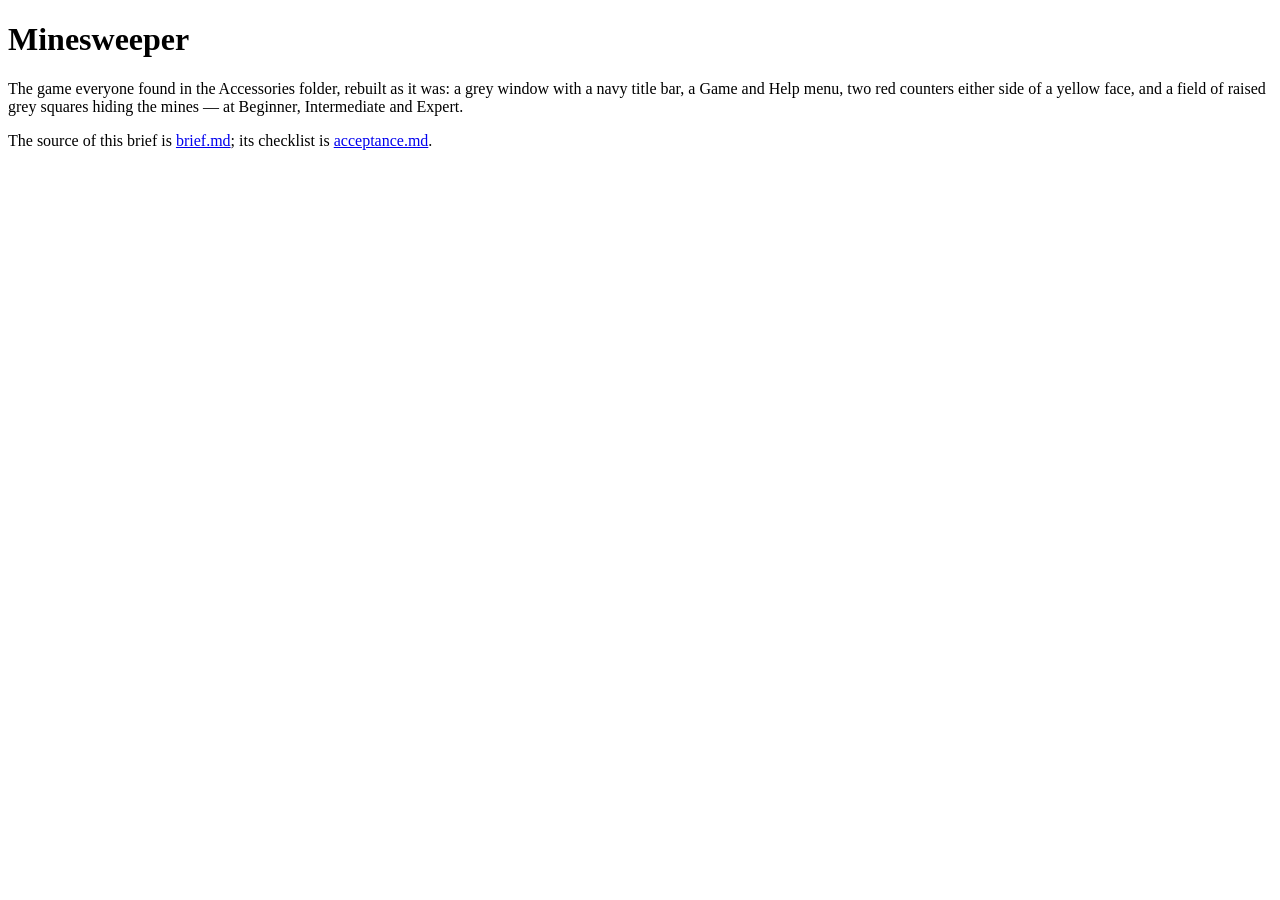
<file: brief.html>
<!doctype html>
<html lang="en">
<head>
<meta charset="utf-8">
<meta name="viewport" content="width=device-width, initial-scale=1">
<title>Minesweeper — brief</title>
</head>
<body>
<h1>Minesweeper</h1>
<p>The game everyone found in the Accessories folder, rebuilt as it was: a grey window with a navy title bar, a Game and Help menu, two red counters either side of a yellow face, and a field of raised grey squares hiding the mines — at Beginner, Intermediate and Expert.</p>
<p>The source of this brief is <a href="brief.md">brief.md</a>; its checklist is <a href="acceptance.md">acceptance.md</a>.</p>
</body>
</html>
</file>
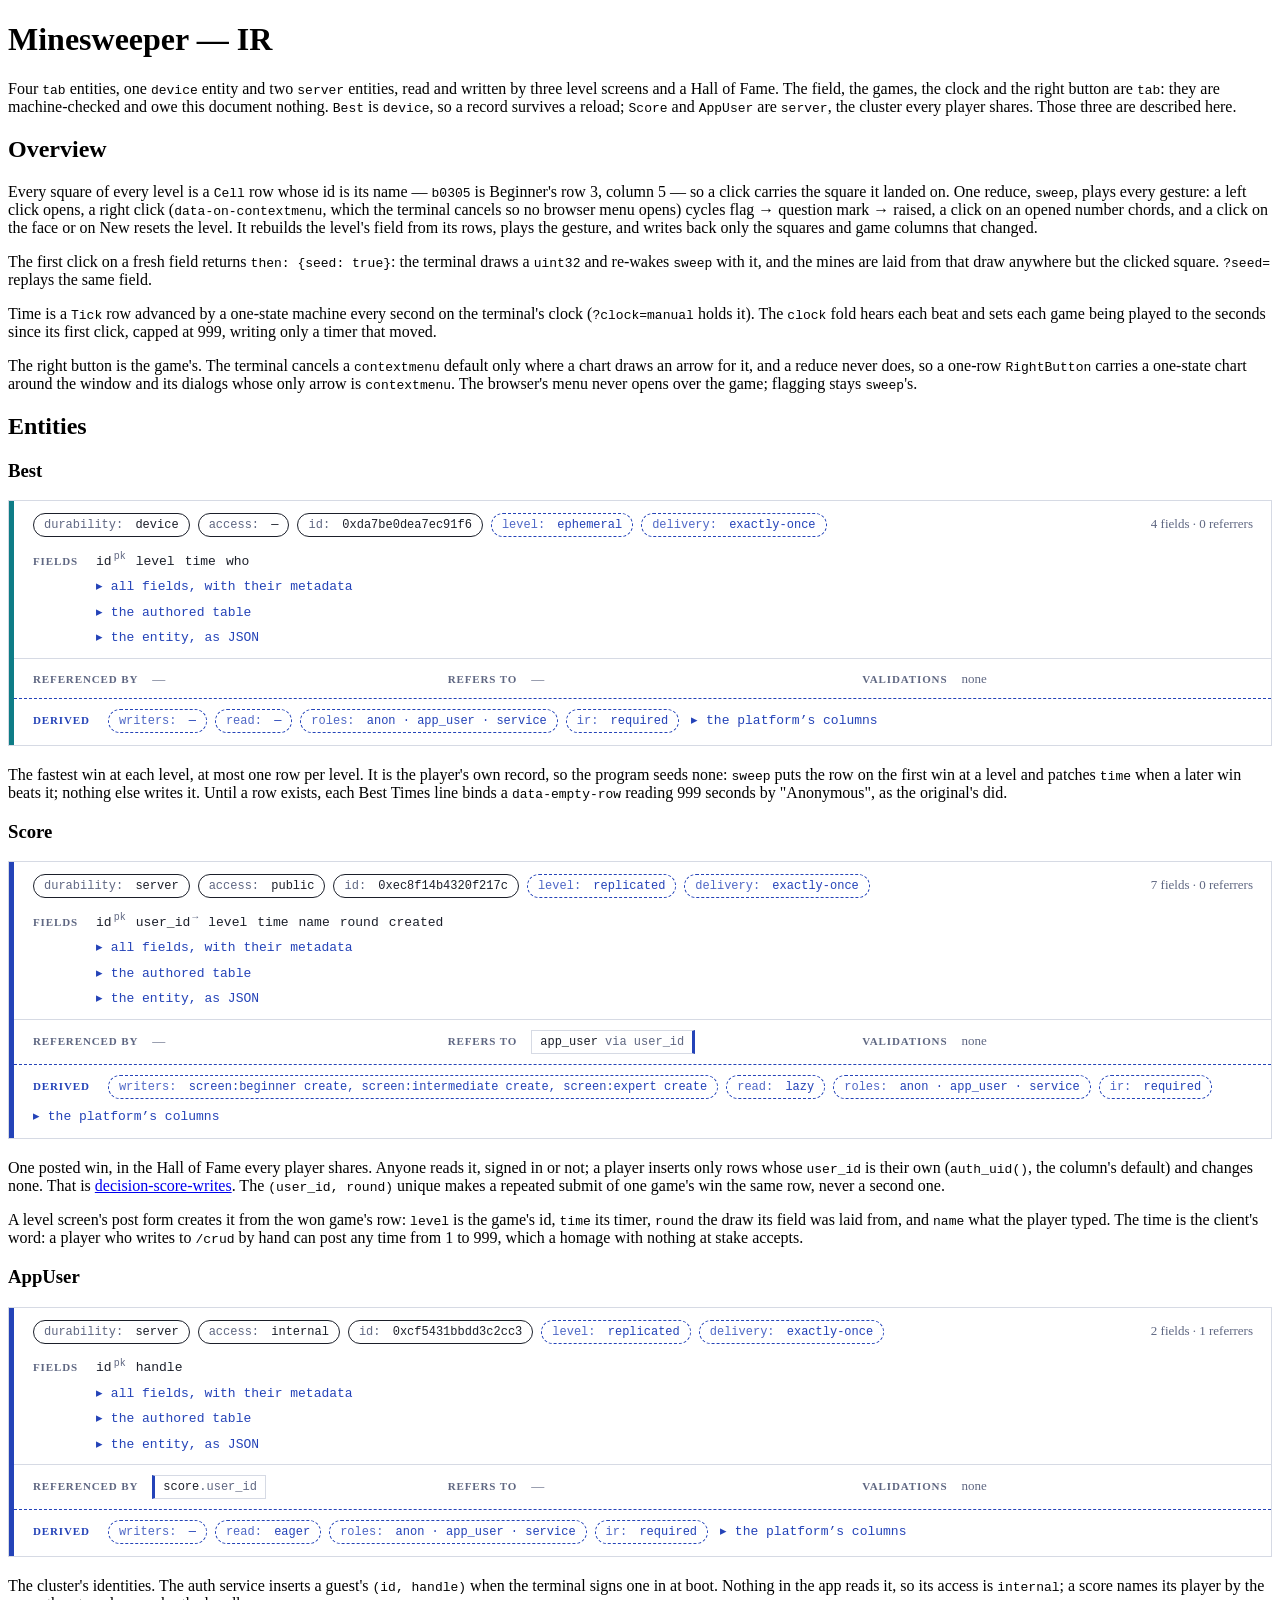
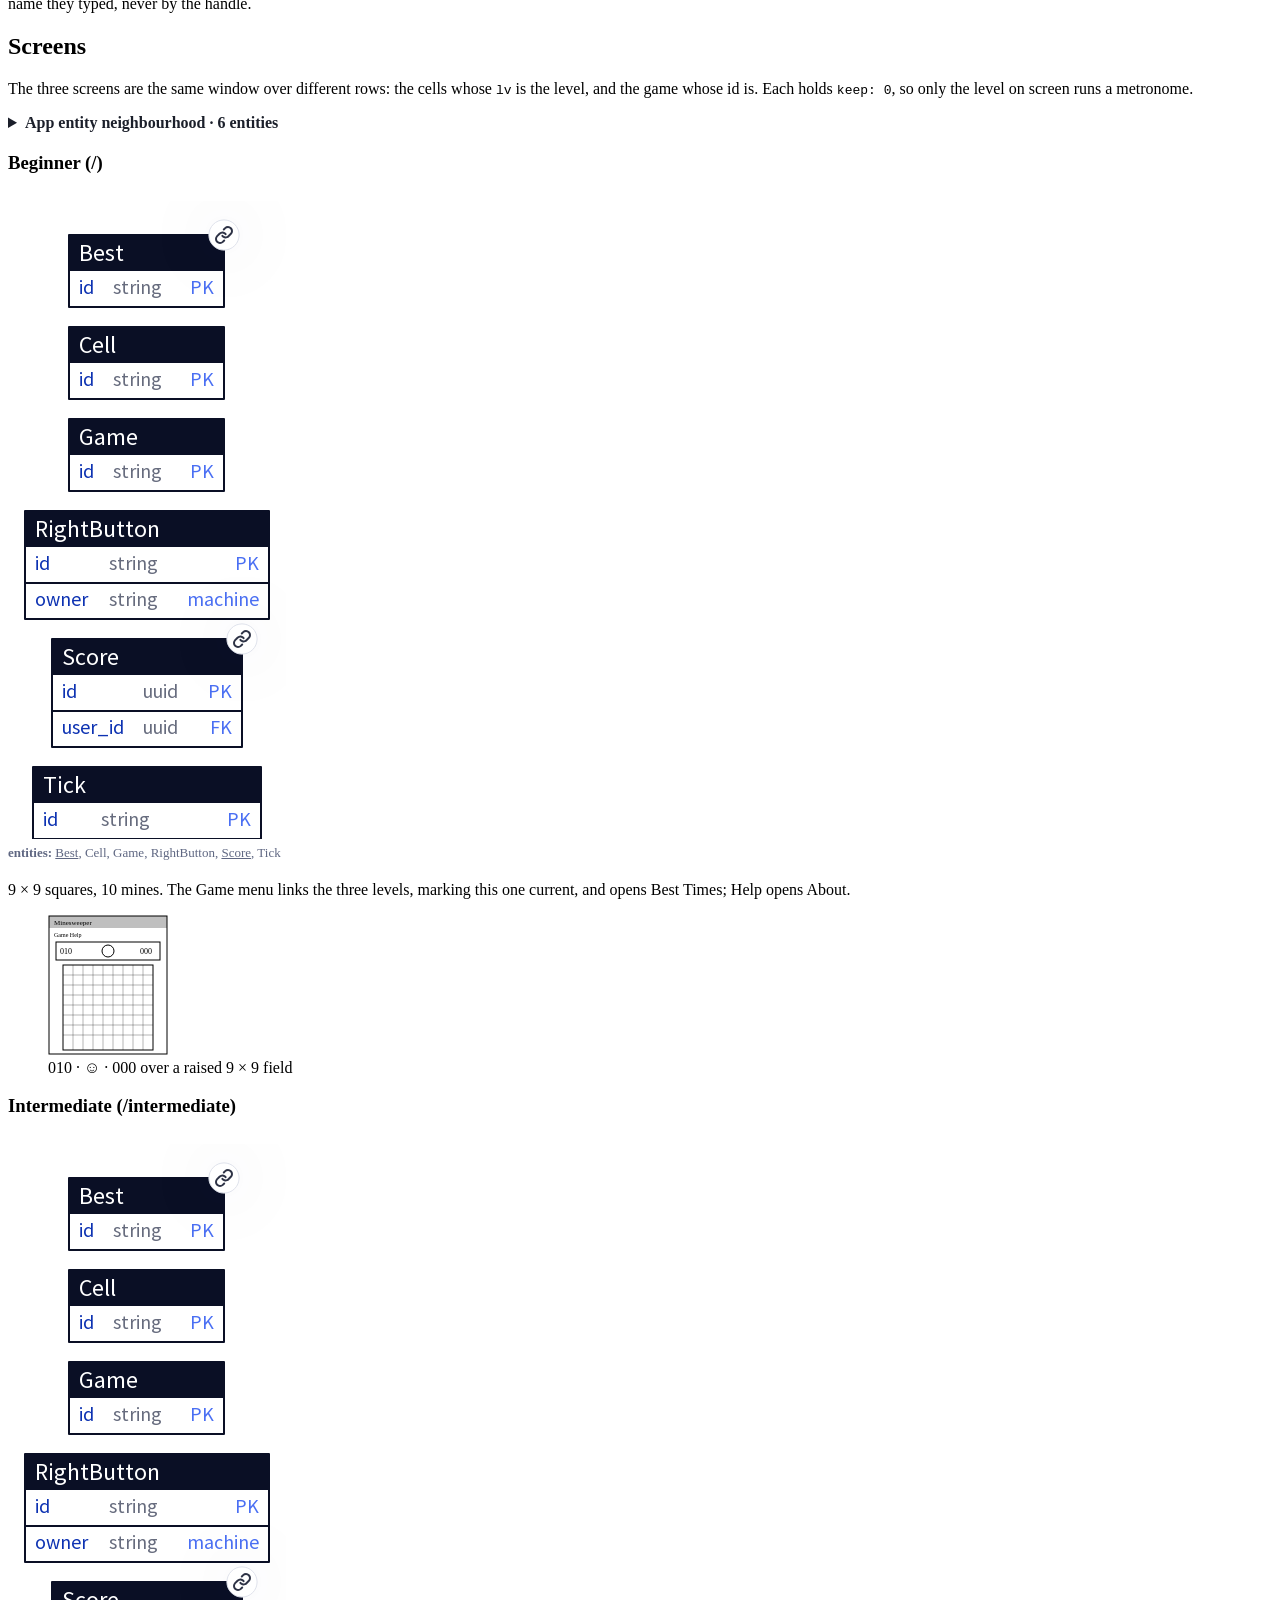
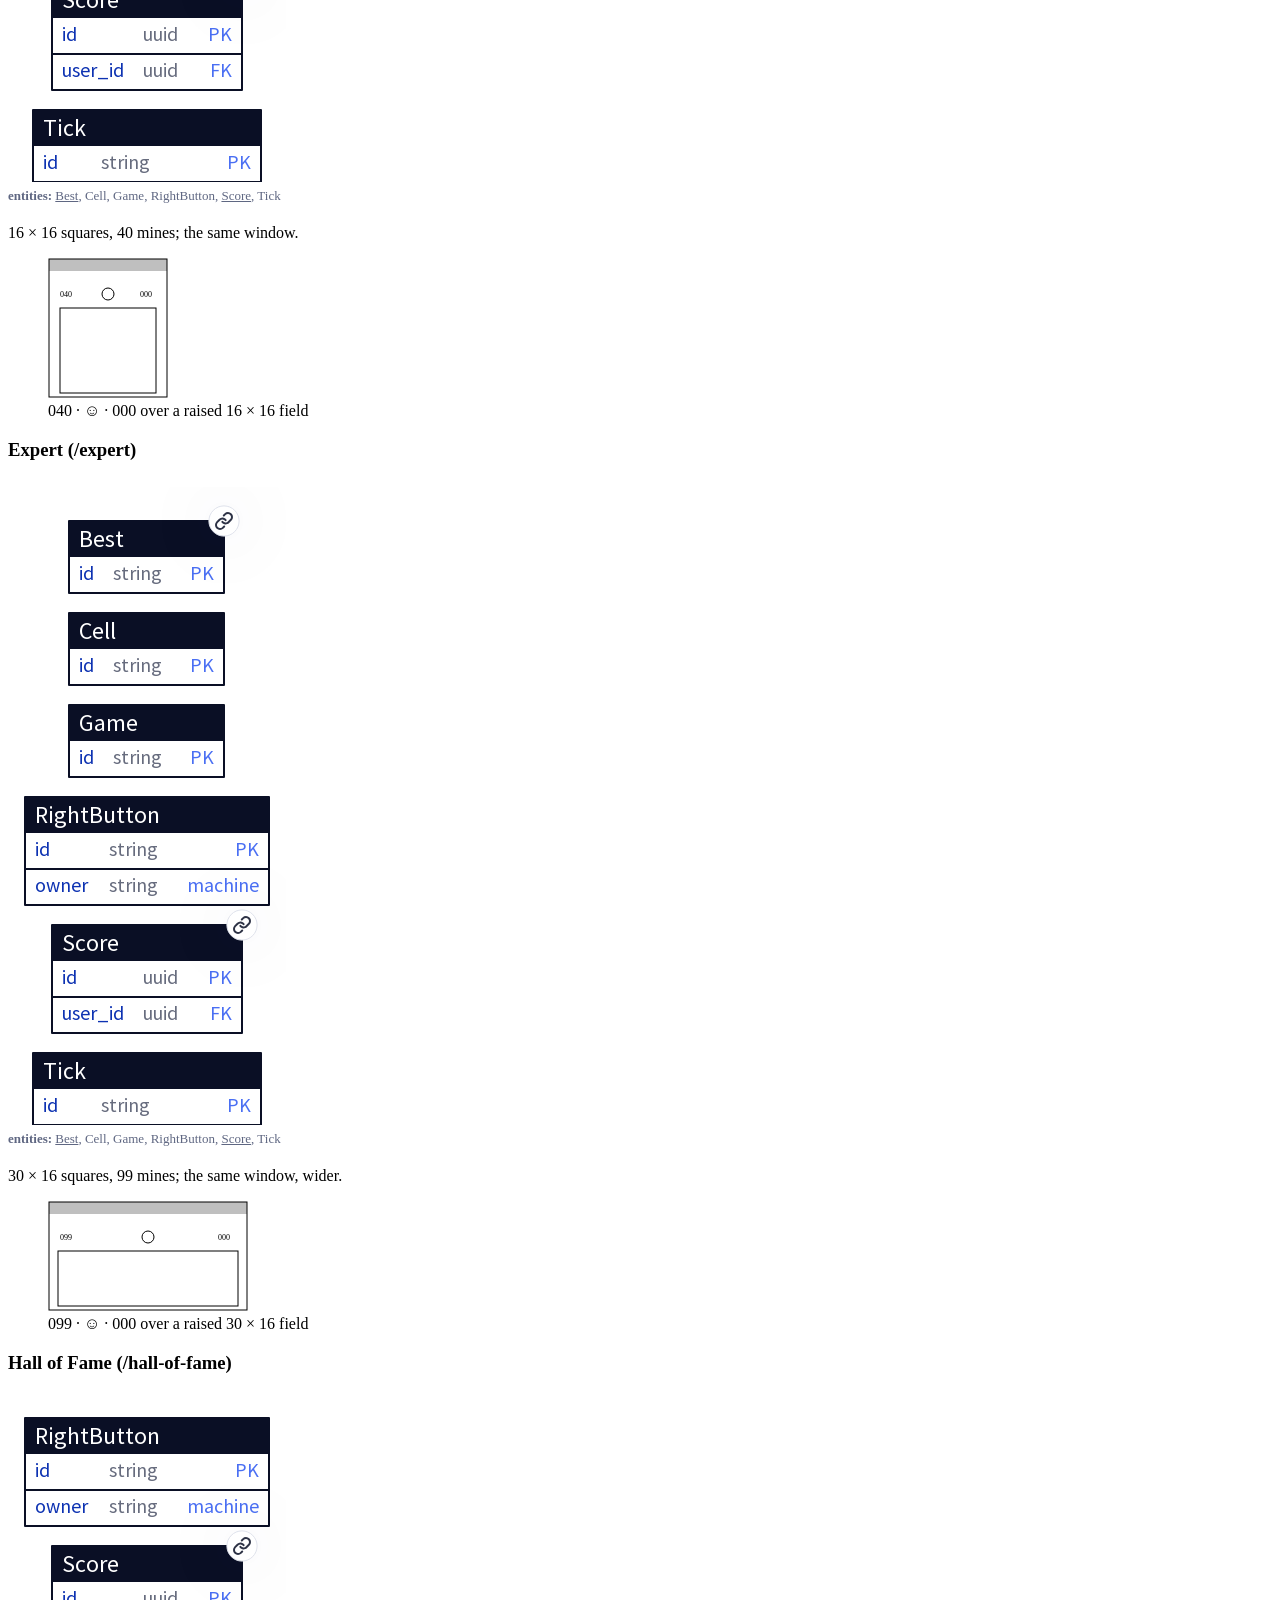
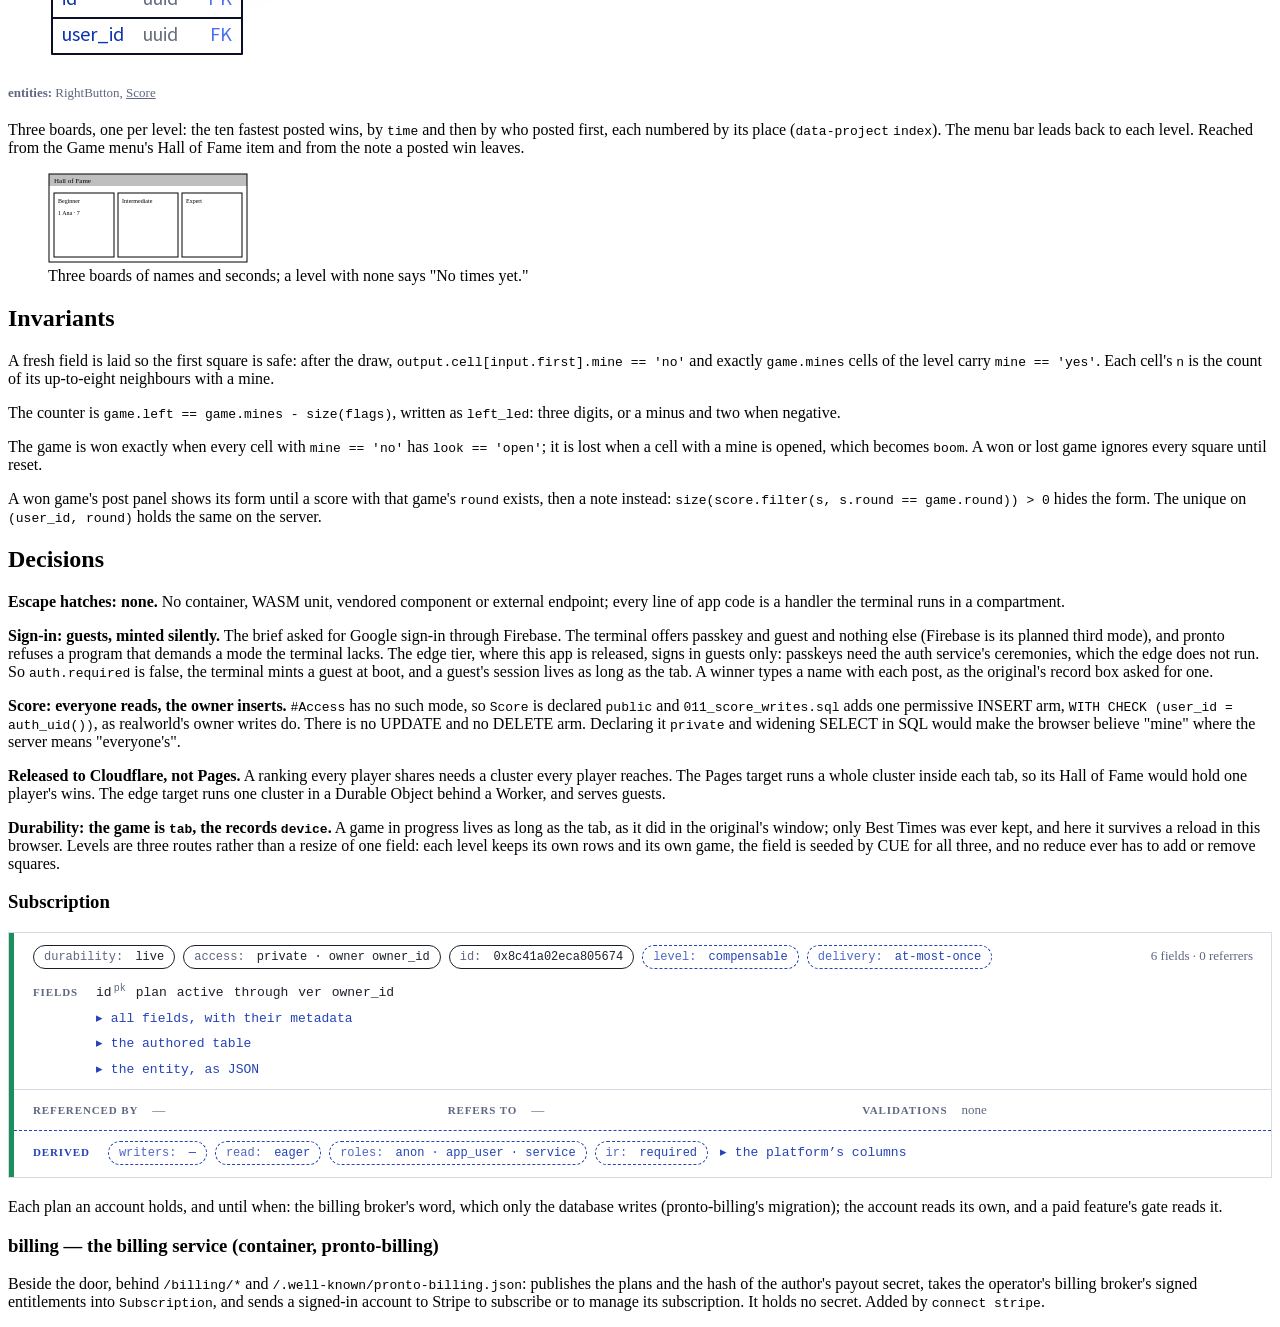
<file: ir.html>
<!doctype html>
<html lang="en">
<head>
  <meta charset="utf-8">
  <meta name="pronto-ir-version" content="0.1.0">
  <meta name="pronto-source" content="brief.md">
  <meta name="pronto-brief-sha256" content="ca19541e7d1476c9439b5aea54fafaff0ef49696ba4f95be32cf9da76e2fe2e7">
  <meta name="pronto-generated" content="2026-10-16T00:00:00Z">
  <meta name="pronto-compiler" content="claude-opus-5-5">
  <title>Minesweeper — IR</title>
<link rel="stylesheet" href="ir/card.css">
</head>
<body>
  <h1>Minesweeper — IR</h1>
  <p>Four <code>tab</code> entities, one <code>device</code> entity and two <code>server</code> entities, read and written by three level screens and a Hall of Fame.
  The field, the games, the clock and the right button are <code>tab</code>: they are machine-checked and owe this document nothing.
  <code>Best</code> is <code>device</code>, so a record survives a reload; <code>Score</code> and <code>AppUser</code> are <code>server</code>, the cluster every player shares. Those three are described here.</p>

  <h2>Overview</h2>
  <p>Every square of every level is a <code>Cell</code> row whose id is its name — <code>b0305</code> is Beginner's row 3, column 5 — so a click carries the square it landed on.
  One reduce, <code>sweep</code>, plays every gesture: a left click opens, a right click (<code>data-on-contextmenu</code>, which the terminal cancels so no browser menu opens) cycles flag → question mark → raised, a click on an opened number chords, and a click on the face or on New resets the level.
  It rebuilds the level's field from its rows, plays the gesture, and writes back only the squares and game columns that changed.</p>
  <p>The first click on a fresh field returns <code>then: {seed: true}</code>: the terminal draws a <code>uint32</code> and re-wakes <code>sweep</code> with it, and the mines are laid from that draw anywhere but the clicked square. <code>?seed=</code> replays the same field.</p>
  <p>Time is a <code>Tick</code> row advanced by a one-state machine every second on the terminal's clock (<code>?clock=manual</code> holds it). The <code>clock</code> fold hears each beat and sets each game being played to the seconds since its first click, capped at 999, writing only a timer that moved.</p>
  <p>The right button is the game's. The terminal cancels a <code>contextmenu</code> default only where a chart draws an arrow for it, and a reduce never does, so a one-row <code>RightButton</code> carries a one-state chart around the window and its dialogs whose only arrow is <code>contextmenu</code>. The browser's menu never opens over the game; flagging stays <code>sweep</code>'s.</p>

  <h2>Entities</h2>
  <section id="Best" data-kind="entity" data-durability="device" data-type-id="0xda7be0dea7ec91f6">
    <h3>Best</h3>
<!-- pronto:card --><div class="card dur-device">
<header class="ehead">
<span class="chips"><span class="chip" data-tip="where the row lives, the one word the author chooses: tab · device · offline · live · server" tabindex="0"><b>durability</b> device</span><span class="chip" data-tip="who may read and write the row; becomes the roles and the row-level policies" tabindex="0"><b>access</b> —</span><span class="chip" data-tip="the entity's type id, which a schema diff keys on across renames; each field keeps a gap-free ordinal, and a retired field stays as a tombstone" tabindex="0"><b>id</b> 0xda7be0dea7ec91f6</span><span class="chip derived" data-tip="1 of 5 — a register this tab or device alone writes" tabindex="0"><b>level</b> ephemeral</span><span class="chip derived" data-tip="what a write here can claim when delivered twice — the level's word, and at level 4 the sink's: idempotent or reconciled is exactly-once, unknown at-most-once, repeat at-least-once; a hatch is unspecified" tabindex="0"><b>delivery</b> exactly-once</span></span>
<span class="counts">4 fields · 0 referrers</span>
</header>
<div class="names"><span class="lbl">fields</span><span class="namelist"><span class="fname">id<i class="m">pk</i></span><span class="fname">level</span><span class="fname">time</span><span class="fname">who</span></span>
<details class="more"><summary>all fields, with their metadata</summary>
<table class="fields"><tr><td class="o">1</td><td class="k">id</td><td class="t">string</td><td class="gl"><span class="g pk" data-tip="primary key" tabindex="0">pk</span></td><td class="x" title="this in ['b', 'i', 'e']">this in ['b', 'i', 'e']</td></tr><tr><td class="o">2</td><td class="k">level</td><td class="t">string</td><td class="gl"></td><td class="x" title="this in ['beginner', 'intermediate', 'expert']">this in ['beginner', 'intermediate', 'expert']</td></tr><tr><td class="o">3</td><td class="k">time</td><td class="t">int32</td><td class="gl"></td><td class="x" title="this &gt;= 0 &amp;&amp; this &lt;= 999">this &gt;= 0 &amp;&amp; this &lt;= 999</td></tr><tr><td class="o">4</td><td class="k">who</td><td class="t">string</td><td class="gl"></td><td class="x" title="this.size() &gt;= 1 &amp;&amp; this.size() &lt;= 32">this.size() &gt;= 1 &amp;&amp; this.size() &lt;= 32</td></tr></table>
<p class="legend">the first column is the field's ordinal, which a diff keys on · <span class="g pk">pk</span> primary key · <span class="g fk">→</span> references · <span class="g">◇</span> unique · <span class="g">≡</span> indexed · <span class="g">○</span> nullable · a rule or default in the last column</p>
</details>
<details class="more authored"><summary>the authored table</summary></details>
<details class="more json"><summary>the entity, as JSON</summary><div class="jt"><div class="jl"><span class="jk">name</span>: <span class="jv">&quot;Best&quot;</span></div><div class="jl"><span class="jk">ir</span>: <span class="jv">&quot;Best&quot;</span></div><div class="jl"><span class="jk">table</span>: <span class="jv">&quot;best&quot;</span></div><div class="jl"><span class="jk">id</span>: <span class="jv">&quot;0xda7be0dea7ec91f6&quot;</span></div><details class="jn"><summary><span class="jk">fields</span> <span class="jv">[4]</span></summary><details class="jn"><summary><span class="jk">0</span> <span class="jv">id</span></summary><div class="jl"><span class="jk">name</span>: <span class="jv">&quot;id&quot;</span></div><div class="jl"><span class="jk">ordinal</span>: <span class="jv">1</span></div><div class="jl"><span class="jk">retired</span>: <span class="jv">false</span></div><div class="jl"><span class="jk">type</span>: <span class="jv">&quot;string&quot;</span></div><div class="jl"><span class="jk">pk</span>: <span class="jv">true</span></div><div class="jl"><span class="jk">required</span>: <span class="jv">true</span></div><div class="jl"><span class="jk">cel</span>: <span class="jv">&quot;this in ['b', 'i', 'e']&quot;</span></div></details><details class="jn"><summary><span class="jk">1</span> <span class="jv">level</span></summary><div class="jl"><span class="jk">name</span>: <span class="jv">&quot;level&quot;</span></div><div class="jl"><span class="jk">ordinal</span>: <span class="jv">2</span></div><div class="jl"><span class="jk">retired</span>: <span class="jv">false</span></div><div class="jl"><span class="jk">type</span>: <span class="jv">&quot;string&quot;</span></div><div class="jl"><span class="jk">pk</span>: <span class="jv">false</span></div><div class="jl"><span class="jk">required</span>: <span class="jv">true</span></div><div class="jl"><span class="jk">cel</span>: <span class="jv">&quot;this in ['beginner', 'intermediate', 'expert']&quot;</span></div></details><details class="jn"><summary><span class="jk">2</span> <span class="jv">time</span></summary><div class="jl"><span class="jk">name</span>: <span class="jv">&quot;time&quot;</span></div><div class="jl"><span class="jk">ordinal</span>: <span class="jv">3</span></div><div class="jl"><span class="jk">retired</span>: <span class="jv">false</span></div><div class="jl"><span class="jk">type</span>: <span class="jv">&quot;int32&quot;</span></div><div class="jl"><span class="jk">pk</span>: <span class="jv">false</span></div><div class="jl"><span class="jk">required</span>: <span class="jv">true</span></div><div class="jl"><span class="jk">cel</span>: <span class="jv">&quot;this &gt;= 0 &amp;&amp; this &lt;= 999&quot;</span></div></details><details class="jn"><summary><span class="jk">3</span> <span class="jv">who</span></summary><div class="jl"><span class="jk">name</span>: <span class="jv">&quot;who&quot;</span></div><div class="jl"><span class="jk">ordinal</span>: <span class="jv">4</span></div><div class="jl"><span class="jk">retired</span>: <span class="jv">false</span></div><div class="jl"><span class="jk">type</span>: <span class="jv">&quot;string&quot;</span></div><div class="jl"><span class="jk">pk</span>: <span class="jv">false</span></div><div class="jl"><span class="jk">required</span>: <span class="jv">true</span></div><div class="jl"><span class="jk">cel</span>: <span class="jv">&quot;this.size() &gt;= 1 &amp;&amp; this.size() &lt;= 32&quot;</span></div></details></details><details class="jn"><summary><span class="jk">seed</span> <span class="jv">[0]</span></summary></details><div class="jl"><span class="jk">durability</span>: <span class="jv">&quot;device&quot;</span></div><div class="jl"><span class="jk">level</span>: <span class="jv">&quot;ephemeral&quot;</span></div><div class="jl"><span class="jk">server</span>: <span class="jv">false</span></div><details class="jn"><summary><span class="jk">writers</span> <span class="jv">[0]</span></summary></details><details class="jn"><summary><span class="jk">cel</span> <span class="jv">{3}</span></summary><details class="jn"><summary><span class="jk">checks</span> <span class="jv">{0}</span></summary></details><details class="jn"><summary><span class="jk">enums</span> <span class="jv">{2}</span></summary><details class="jn"><summary><span class="jk">id</span> <span class="jv">[3]</span></summary><div class="jl"><span class="jk">0</span>: <span class="jv">&quot;b&quot;</span></div><div class="jl"><span class="jk">1</span>: <span class="jv">&quot;i&quot;</span></div><div class="jl"><span class="jk">2</span>: <span class="jv">&quot;e&quot;</span></div></details><details class="jn"><summary><span class="jk">level</span> <span class="jv">[3]</span></summary><div class="jl"><span class="jk">0</span>: <span class="jv">&quot;beginner&quot;</span></div><div class="jl"><span class="jk">1</span>: <span class="jv">&quot;intermediate&quot;</span></div><div class="jl"><span class="jk">2</span>: <span class="jv">&quot;expert&quot;</span></div></details></details><details class="jn"><summary><span class="jk">bounds</span> <span class="jv">{2}</span></summary><details class="jn"><summary><span class="jk">time</span> <span class="jv">{2}</span></summary><div class="jl"><span class="jk">intMin</span>: <span class="jv">0</span></div><div class="jl"><span class="jk">intMax</span>: <span class="jv">999</span></div></details><details class="jn"><summary><span class="jk">who</span> <span class="jv">{2}</span></summary><div class="jl"><span class="jk">sizeMin</span>: <span class="jv">1</span></div><div class="jl"><span class="jk">sizeMax</span>: <span class="jv">32</span></div></details></details></details><details class="jn"><summary><span class="jk">uniques</span> <span class="jv">[0]</span></summary></details><details class="jn"><summary><span class="jk">validations</span> <span class="jv">{0}</span></summary></details></div></details></div>
<div class="strips">
<div class="strip"><span class="lbl">referenced by</span><span class="rels"><span class="why">—</span></span></div>
<div class="strip"><span class="lbl">refers to</span><span class="rels"><span class="why">—</span></span></div>
<div class="strip"><span class="lbl">validations</span><span class="why">none</span></div>
</div>
<div class="dline"><span class="lbl derived">derived</span><span class="chips"><span class="chip derived" data-tip="who writes rows here, each as kind:name and its ops — a screen's forms and what its markup writes past them, the terminal's charts, pipelines, computations, machines, a unit's memo" tabindex="0"><b>writers</b> —</span><span class="chip derived" data-tip="how the terminal reads a server entity's table: eager syncs it whole, lazy loads what a view asks; a browser tier has no mode" tabindex="0"><b>read</b> —</span><span class="chip derived" data-tip="the database roles that may touch the table, from durability and access" tabindex="0"><b>roles</b> anon · app_user · service</span><span class="chip derived" data-tip="whether ir.html carries an element for it — review by consequence: a row that reaches another device or the server does" tabindex="0"><b>ir</b> required</span></span>
<details class="more"><summary>the platform’s columns</summary><p class="why"><code>created_by</code>, <code>updated_by</code> → app_user, stamped by the platform on every write; not the author’s.</p></details></div>

</div><!-- /pronto:card -->
    <p>The fastest win at each level, at most one row per level. It is the player's own record, so the program seeds none: <code>sweep</code> puts the row on the first win at a level and patches <code>time</code> when a later win beats it; nothing else writes it. Until a row exists, each Best Times line binds a <code>data-empty-row</code> reading 999 seconds by "Anonymous", as the original's did.</p>
    <table data-extract="fields">
      <thead><tr><th>Field</th><th>Type</th><th>Constraint</th></tr></thead>
      <tbody>
        <tr data-ordinal="1"><td>id</td><td>string</td><td><code class="cel">this in ['b', 'i', 'e']</code></td></tr>
        <tr data-ordinal="2"><td>level</td><td>string</td><td><code class="cel">this in ['beginner', 'intermediate', 'expert']</code></td></tr>
        <tr data-ordinal="3"><td>time</td><td>int32</td><td><code class="cel">this &gt;= 0 &amp;&amp; this &lt;= 999</code></td></tr>
        <tr data-ordinal="4"><td>who</td><td>string</td><td><code class="cel">this.size() &gt;= 1 &amp;&amp; this.size() &lt;= 32</code></td></tr>
      </tbody>
    </table>
  </section>

  <section id="Score" data-kind="entity" data-durability="server" data-type-id="0xec8f14b4320f217c">
    <h3>Score</h3>
<!-- pronto:card --><div class="card dur-server">
<header class="ehead">
<span class="chips"><span class="chip" data-tip="where the row lives, the one word the author chooses: tab · device · offline · live · server" tabindex="0"><b>durability</b> server</span><span class="chip" data-tip="who may read and write the row; becomes the roles and the row-level policies" tabindex="0"><b>access</b> public</span><span class="chip" data-tip="the entity's type id, which a schema diff keys on across renames; each field keeps a gap-free ordinal, and a retired field stays as a tombstone" tabindex="0"><b>id</b> 0xec8f14b4320f217c</span><span class="chip derived" data-tip="3 of 5 — a write to a row only the cluster holds, inside the transaction; delivered twice it converges, out of order it commutes" tabindex="0"><b>level</b> replicated</span><span class="chip derived" data-tip="what a write here can claim when delivered twice — the level's word, and at level 4 the sink's: idempotent or reconciled is exactly-once, unknown at-most-once, repeat at-least-once; a hatch is unspecified" tabindex="0"><b>delivery</b> exactly-once</span></span>
<span class="counts">7 fields · 0 referrers</span>
</header>
<div class="names"><span class="lbl">fields</span><span class="namelist"><span class="fname">id<i class="m">pk</i></span><span class="fname">user_id<i class="m">→</i></span><span class="fname">level</span><span class="fname">time</span><span class="fname">name</span><span class="fname">round</span><span class="fname">created</span></span>
<details class="more"><summary>all fields, with their metadata</summary>
<table class="fields"><tr><td class="o">1</td><td class="k">id</td><td class="t">uuid</td><td class="gl"><span class="g pk" data-tip="primary key" tabindex="0">pk</span></td><td class="x" title=""></td></tr><tr><td class="o">2</td><td class="k">user_id</td><td class="t">uuid</td><td class="gl"><a class="g fk" href="#AppUser" data-tip="references another entity; click to go there" tabindex="0">→ app_user</a></td><td class="x" title="= auth_uid()">= auth_uid()</td></tr><tr><td class="o">3</td><td class="k">level</td><td class="t">string</td><td class="gl"></td><td class="x" title="this in ['b', 'i', 'e']">this in ['b', 'i', 'e']</td></tr><tr><td class="o">4</td><td class="k">time</td><td class="t">int32</td><td class="gl"></td><td class="x" title="this &gt;= 1 &amp;&amp; this &lt;= 999">this &gt;= 1 &amp;&amp; this &lt;= 999</td></tr><tr><td class="o">5</td><td class="k">name</td><td class="t">string</td><td class="gl"></td><td class="x" title="this.size() &gt;= 1 &amp;&amp; this.size() &lt;= 20">this.size() &gt;= 1 &amp;&amp; this.size() &lt;= 20</td></tr><tr><td class="o">6</td><td class="k">round</td><td class="t">string</td><td class="gl"></td><td class="x" title="this.matches('^[0-9]{1,10}$')">this.matches('^[0-9]{1,10}$')</td></tr><tr><td class="o">7</td><td class="k">created</td><td class="t">timestamp</td><td class="gl"></td><td class="x" title="= now()">= now()</td></tr></table>
<p class="legend">the first column is the field's ordinal, which a diff keys on · <span class="g pk">pk</span> primary key · <span class="g fk">→</span> references · <span class="g">◇</span> unique · <span class="g">≡</span> indexed · <span class="g">○</span> nullable · a rule or default in the last column</p>
</details>
<details class="more authored"><summary>the authored table</summary></details>
<details class="more json"><summary>the entity, as JSON</summary><div class="jt"><details class="jn"><summary><span class="jk">access</span> <span class="jv">{1}</span></summary><div class="jl"><span class="jk">scope</span>: <span class="jv">&quot;public&quot;</span></div></details><div class="jl"><span class="jk">name</span>: <span class="jv">&quot;Score&quot;</span></div><div class="jl"><span class="jk">ir</span>: <span class="jv">&quot;Score&quot;</span></div><div class="jl"><span class="jk">read</span>: <span class="jv">&quot;lazy&quot;</span></div><div class="jl"><span class="jk">table</span>: <span class="jv">&quot;score&quot;</span></div><div class="jl"><span class="jk">id</span>: <span class="jv">&quot;0xec8f14b4320f217c&quot;</span></div><details class="jn"><summary><span class="jk">fields</span> <span class="jv">[7]</span></summary><details class="jn"><summary><span class="jk">0</span> <span class="jv">id</span></summary><div class="jl"><span class="jk">name</span>: <span class="jv">&quot;id&quot;</span></div><div class="jl"><span class="jk">ordinal</span>: <span class="jv">1</span></div><div class="jl"><span class="jk">retired</span>: <span class="jv">false</span></div><div class="jl"><span class="jk">type</span>: <span class="jv">&quot;uuid&quot;</span></div><div class="jl"><span class="jk">pk</span>: <span class="jv">true</span></div><div class="jl"><span class="jk">required</span>: <span class="jv">true</span></div></details><details class="jn"><summary><span class="jk">1</span> <span class="jv">user_id</span></summary><div class="jl"><span class="jk">name</span>: <span class="jv">&quot;user_id&quot;</span></div><div class="jl"><span class="jk">ordinal</span>: <span class="jv">2</span></div><div class="jl"><span class="jk">retired</span>: <span class="jv">false</span></div><div class="jl"><span class="jk">type</span>: <span class="jv">&quot;uuid&quot;</span></div><div class="jl"><span class="jk">pk</span>: <span class="jv">false</span></div><div class="jl"><span class="jk">required</span>: <span class="jv">true</span></div><div class="jl"><span class="jk">ref</span>: <span class="jv">&quot;app_user&quot;</span></div><div class="jl"><span class="jk">default</span>: <span class="jv">&quot;auth_uid()&quot;</span></div></details><details class="jn"><summary><span class="jk">2</span> <span class="jv">level</span></summary><div class="jl"><span class="jk">name</span>: <span class="jv">&quot;level&quot;</span></div><div class="jl"><span class="jk">ordinal</span>: <span class="jv">3</span></div><div class="jl"><span class="jk">retired</span>: <span class="jv">false</span></div><div class="jl"><span class="jk">type</span>: <span class="jv">&quot;string&quot;</span></div><div class="jl"><span class="jk">pk</span>: <span class="jv">false</span></div><div class="jl"><span class="jk">required</span>: <span class="jv">true</span></div><div class="jl"><span class="jk">cel</span>: <span class="jv">&quot;this in ['b', 'i', 'e']&quot;</span></div></details><details class="jn"><summary><span class="jk">3</span> <span class="jv">time</span></summary><div class="jl"><span class="jk">name</span>: <span class="jv">&quot;time&quot;</span></div><div class="jl"><span class="jk">ordinal</span>: <span class="jv">4</span></div><div class="jl"><span class="jk">retired</span>: <span class="jv">false</span></div><div class="jl"><span class="jk">type</span>: <span class="jv">&quot;int32&quot;</span></div><div class="jl"><span class="jk">pk</span>: <span class="jv">false</span></div><div class="jl"><span class="jk">required</span>: <span class="jv">true</span></div><div class="jl"><span class="jk">cel</span>: <span class="jv">&quot;this &gt;= 1 &amp;&amp; this &lt;= 999&quot;</span></div></details><details class="jn"><summary><span class="jk">4</span> <span class="jv">name</span></summary><div class="jl"><span class="jk">name</span>: <span class="jv">&quot;name&quot;</span></div><div class="jl"><span class="jk">ordinal</span>: <span class="jv">5</span></div><div class="jl"><span class="jk">retired</span>: <span class="jv">false</span></div><div class="jl"><span class="jk">type</span>: <span class="jv">&quot;string&quot;</span></div><div class="jl"><span class="jk">pk</span>: <span class="jv">false</span></div><div class="jl"><span class="jk">required</span>: <span class="jv">true</span></div><div class="jl"><span class="jk">cel</span>: <span class="jv">&quot;this.size() &gt;= 1 &amp;&amp; this.size() &lt;= 20&quot;</span></div></details><details class="jn"><summary><span class="jk">5</span> <span class="jv">round</span></summary><div class="jl"><span class="jk">name</span>: <span class="jv">&quot;round&quot;</span></div><div class="jl"><span class="jk">ordinal</span>: <span class="jv">6</span></div><div class="jl"><span class="jk">retired</span>: <span class="jv">false</span></div><div class="jl"><span class="jk">type</span>: <span class="jv">&quot;string&quot;</span></div><div class="jl"><span class="jk">pk</span>: <span class="jv">false</span></div><div class="jl"><span class="jk">required</span>: <span class="jv">true</span></div><div class="jl"><span class="jk">cel</span>: <span class="jv">&quot;this.matches('^[0-9]{1,10}$')&quot;</span></div></details><details class="jn"><summary><span class="jk">6</span> <span class="jv">created</span></summary><div class="jl"><span class="jk">name</span>: <span class="jv">&quot;created&quot;</span></div><div class="jl"><span class="jk">ordinal</span>: <span class="jv">7</span></div><div class="jl"><span class="jk">retired</span>: <span class="jv">false</span></div><div class="jl"><span class="jk">type</span>: <span class="jv">&quot;timestamp&quot;</span></div><div class="jl"><span class="jk">pk</span>: <span class="jv">false</span></div><div class="jl"><span class="jk">required</span>: <span class="jv">true</span></div><div class="jl"><span class="jk">default</span>: <span class="jv">&quot;now()&quot;</span></div></details></details><details class="jn"><summary><span class="jk">seed</span> <span class="jv">[0]</span></summary></details><div class="jl"><span class="jk">durability</span>: <span class="jv">&quot;server&quot;</span></div><div class="jl"><span class="jk">level</span>: <span class="jv">&quot;replicated&quot;</span></div><div class="jl"><span class="jk">server</span>: <span class="jv">true</span></div><details class="jn"><summary><span class="jk">writers</span> <span class="jv">[3]</span></summary><details class="jn"><summary><span class="jk">0</span> <span class="jv">{3}</span></summary><div class="jl"><span class="jk">by</span>: <span class="jv">&quot;beginner&quot;</span></div><div class="jl"><span class="jk">kind</span>: <span class="jv">&quot;screen&quot;</span></div><details class="jn"><summary><span class="jk">ops</span> <span class="jv">[1]</span></summary><div class="jl"><span class="jk">0</span>: <span class="jv">&quot;create&quot;</span></div></details></details><details class="jn"><summary><span class="jk">1</span> <span class="jv">{3}</span></summary><div class="jl"><span class="jk">by</span>: <span class="jv">&quot;intermediate&quot;</span></div><div class="jl"><span class="jk">kind</span>: <span class="jv">&quot;screen&quot;</span></div><details class="jn"><summary><span class="jk">ops</span> <span class="jv">[1]</span></summary><div class="jl"><span class="jk">0</span>: <span class="jv">&quot;create&quot;</span></div></details></details><details class="jn"><summary><span class="jk">2</span> <span class="jv">{3}</span></summary><div class="jl"><span class="jk">by</span>: <span class="jv">&quot;expert&quot;</span></div><div class="jl"><span class="jk">kind</span>: <span class="jv">&quot;screen&quot;</span></div><details class="jn"><summary><span class="jk">ops</span> <span class="jv">[1]</span></summary><div class="jl"><span class="jk">0</span>: <span class="jv">&quot;create&quot;</span></div></details></details></details><details class="jn"><summary><span class="jk">cel</span> <span class="jv">{3}</span></summary><details class="jn"><summary><span class="jk">checks</span> <span class="jv">char_length(name) &gt;= 1 AND char_length(name) &lt;= 20</span></summary><div class="jl"><span class="jk">level</span>: <span class="jv">&quot;level IN ('b', 'i', 'e')&quot;</span></div><div class="jl"><span class="jk">time</span>: <span class="jv">&quot;time &gt;= 1 AND time &lt;= 999&quot;</span></div><div class="jl"><span class="jk">name</span>: <span class="jv">&quot;char_length(name) &gt;= 1 AND char_length(name) &lt;= 20&quot;</span></div><div class="jl"><span class="jk">round</span>: <span class="jv">&quot;round ~ '^[0-9]{1,10}$'&quot;</span></div></details><details class="jn"><summary><span class="jk">enums</span> <span class="jv">{1}</span></summary><details class="jn"><summary><span class="jk">level</span> <span class="jv">[3]</span></summary><div class="jl"><span class="jk">0</span>: <span class="jv">&quot;b&quot;</span></div><div class="jl"><span class="jk">1</span>: <span class="jv">&quot;i&quot;</span></div><div class="jl"><span class="jk">2</span>: <span class="jv">&quot;e&quot;</span></div></details></details><details class="jn"><summary><span class="jk">bounds</span> <span class="jv">{3}</span></summary><details class="jn"><summary><span class="jk">time</span> <span class="jv">{2}</span></summary><div class="jl"><span class="jk">intMin</span>: <span class="jv">1</span></div><div class="jl"><span class="jk">intMax</span>: <span class="jv">999</span></div></details><details class="jn"><summary><span class="jk">name</span> <span class="jv">{2}</span></summary><div class="jl"><span class="jk">sizeMin</span>: <span class="jv">1</span></div><div class="jl"><span class="jk">sizeMax</span>: <span class="jv">20</span></div></details><details class="jn"><summary><span class="jk">round</span> <span class="jv">{1}</span></summary><div class="jl"><span class="jk">regex</span>: <span class="jv">&quot;^[0-9]{1,10}$&quot;</span></div></details></details></details><details class="jn"><summary><span class="jk">uniques</span> <span class="jv">[1]</span></summary><details class="jn"><summary><span class="jk">0</span> <span class="jv">uq_score_round</span></summary><div class="jl"><span class="jk">name</span>: <span class="jv">&quot;uq_score_round&quot;</span></div><details class="jn"><summary><span class="jk">cols</span> <span class="jv">[2]</span></summary><div class="jl"><span class="jk">0</span>: <span class="jv">&quot;user_id&quot;</span></div><div class="jl"><span class="jk">1</span>: <span class="jv">&quot;round&quot;</span></div></details></details></details><details class="jn"><summary><span class="jk">validations</span> <span class="jv">{0}</span></summary></details></div></details></div>
<div class="strips">
<div class="strip"><span class="lbl">referenced by</span><span class="rels"><span class="why">—</span></span></div>
<div class="strip"><span class="lbl">refers to</span><span class="rels"><a class="rel out" href="#AppUser">app_user<span class="col"> via user_id</span></a></span></div>
<div class="strip"><span class="lbl">validations</span><span class="why">none</span></div>
</div>
<div class="dline"><span class="lbl derived">derived</span><span class="chips"><span class="chip derived" data-tip="who writes rows here, each as kind:name and its ops — a screen's forms and what its markup writes past them, the terminal's charts, pipelines, computations, machines, a unit's memo" tabindex="0"><b>writers</b> screen:beginner create, screen:intermediate create, screen:expert create</span><span class="chip derived" data-tip="how the terminal reads a server entity's table: eager syncs it whole, lazy loads what a view asks; a browser tier has no mode" tabindex="0"><b>read</b> lazy</span><span class="chip derived" data-tip="the database roles that may touch the table, from durability and access" tabindex="0"><b>roles</b> anon · app_user · service</span><span class="chip derived" data-tip="whether ir.html carries an element for it — review by consequence: a row that reaches another device or the server does" tabindex="0"><b>ir</b> required</span></span>
<details class="more"><summary>the platform’s columns</summary><p class="why"><code>created_by</code>, <code>updated_by</code> → app_user, stamped by the platform on every write; not the author’s.</p></details></div>

</div><!-- /pronto:card -->
    <p>One posted win, in the Hall of Fame every player shares. Anyone reads it, signed in or not; a player inserts only rows whose <code>user_id</code> is their own (<code>auth_uid()</code>, the column's default) and changes none. That is <a href="#decision-score-writes">decision-score-writes</a>. The <code>(user_id, round)</code> unique makes a repeated submit of one game's win the same row, never a second one.</p>
    <p>A level screen's post form creates it from the won game's row: <code>level</code> is the game's id, <code>time</code> its timer, <code>round</code> the draw its field was laid from, and <code>name</code> what the player typed. The time is the client's word: a player who writes to <code>/crud</code> by hand can post any time from 1 to 999, which a homage with nothing at stake accepts.</p>
    <table data-extract="fields">
      <thead><tr><th>Field</th><th>Type</th><th>Constraint</th></tr></thead>
      <tbody>
        <tr data-ordinal="1"><td>id</td><td>uuid</td><td>minted by the create form</td></tr>
        <tr data-ordinal="2"><td>user_id</td><td>uuid → app_user</td><td>default <code>auth_uid()</code></td></tr>
        <tr data-ordinal="3"><td>level</td><td>string</td><td><code class="cel">this in ['b', 'i', 'e']</code></td></tr>
        <tr data-ordinal="4"><td>time</td><td>int32</td><td><code class="cel">this &gt;= 1 &amp;&amp; this &lt;= 999</code></td></tr>
        <tr data-ordinal="5"><td>name</td><td>string</td><td><code class="cel">this.size() &gt;= 1 &amp;&amp; this.size() &lt;= 20</code></td></tr>
        <tr data-ordinal="6"><td>round</td><td>string</td><td><code class="cel">this.matches('^[0-9]{1,10}$')</code></td></tr>
        <tr data-ordinal="7"><td>created</td><td>timestamp</td><td>default <code>now()</code></td></tr>
      </tbody>
    </table>
  </section>
  <section id="AppUser" data-kind="entity" data-durability="server" data-type-id="0xcf5431bbdd3c2cc3">
    <h3>AppUser</h3>
<!-- pronto:card --><div class="card dur-server">
<header class="ehead">
<span class="chips"><span class="chip" data-tip="where the row lives, the one word the author chooses: tab · device · offline · live · server" tabindex="0"><b>durability</b> server</span><span class="chip" data-tip="who may read and write the row; becomes the roles and the row-level policies" tabindex="0"><b>access</b> internal</span><span class="chip" data-tip="the entity's type id, which a schema diff keys on across renames; each field keeps a gap-free ordinal, and a retired field stays as a tombstone" tabindex="0"><b>id</b> 0xcf5431bbdd3c2cc3</span><span class="chip derived" data-tip="3 of 5 — a write to a row only the cluster holds, inside the transaction; delivered twice it converges, out of order it commutes" tabindex="0"><b>level</b> replicated</span><span class="chip derived" data-tip="what a write here can claim when delivered twice — the level's word, and at level 4 the sink's: idempotent or reconciled is exactly-once, unknown at-most-once, repeat at-least-once; a hatch is unspecified" tabindex="0"><b>delivery</b> exactly-once</span></span>
<span class="counts">2 fields · 1 referrers</span>
</header>
<div class="names"><span class="lbl">fields</span><span class="namelist"><span class="fname">id<i class="m">pk</i></span><span class="fname">handle</span></span>
<details class="more"><summary>all fields, with their metadata</summary>
<table class="fields"><tr><td class="o">1</td><td class="k">id</td><td class="t">uuid</td><td class="gl"><span class="g pk" data-tip="primary key" tabindex="0">pk</span></td><td class="x" title=""></td></tr><tr><td class="o">2</td><td class="k">handle</td><td class="t">string</td><td class="gl"><span class="g" data-tip="unique" tabindex="0">◇</span></td><td class="x" title="this.size() &gt; 0">this.size() &gt; 0</td></tr></table>
<p class="legend">the first column is the field's ordinal, which a diff keys on · <span class="g pk">pk</span> primary key · <span class="g fk">→</span> references · <span class="g">◇</span> unique · <span class="g">≡</span> indexed · <span class="g">○</span> nullable · a rule or default in the last column</p>
</details>
<details class="more authored"><summary>the authored table</summary></details>
<details class="more json"><summary>the entity, as JSON</summary><div class="jt"><details class="jn"><summary><span class="jk">access</span> <span class="jv">{1}</span></summary><div class="jl"><span class="jk">scope</span>: <span class="jv">&quot;internal&quot;</span></div></details><div class="jl"><span class="jk">name</span>: <span class="jv">&quot;AppUser&quot;</span></div><div class="jl"><span class="jk">ir</span>: <span class="jv">&quot;AppUser&quot;</span></div><div class="jl"><span class="jk">read</span>: <span class="jv">&quot;eager&quot;</span></div><div class="jl"><span class="jk">table</span>: <span class="jv">&quot;app_user&quot;</span></div><div class="jl"><span class="jk">id</span>: <span class="jv">&quot;0xcf5431bbdd3c2cc3&quot;</span></div><details class="jn"><summary><span class="jk">fields</span> <span class="jv">[2]</span></summary><details class="jn"><summary><span class="jk">0</span> <span class="jv">id</span></summary><div class="jl"><span class="jk">name</span>: <span class="jv">&quot;id&quot;</span></div><div class="jl"><span class="jk">ordinal</span>: <span class="jv">1</span></div><div class="jl"><span class="jk">retired</span>: <span class="jv">false</span></div><div class="jl"><span class="jk">type</span>: <span class="jv">&quot;uuid&quot;</span></div><div class="jl"><span class="jk">pk</span>: <span class="jv">true</span></div><div class="jl"><span class="jk">required</span>: <span class="jv">true</span></div></details><details class="jn"><summary><span class="jk">1</span> <span class="jv">handle</span></summary><div class="jl"><span class="jk">name</span>: <span class="jv">&quot;handle&quot;</span></div><div class="jl"><span class="jk">ordinal</span>: <span class="jv">2</span></div><div class="jl"><span class="jk">retired</span>: <span class="jv">false</span></div><div class="jl"><span class="jk">type</span>: <span class="jv">&quot;string&quot;</span></div><div class="jl"><span class="jk">pk</span>: <span class="jv">false</span></div><div class="jl"><span class="jk">required</span>: <span class="jv">true</span></div><div class="jl"><span class="jk">unique</span>: <span class="jv">true</span></div><div class="jl"><span class="jk">cel</span>: <span class="jv">&quot;this.size() &gt; 0&quot;</span></div></details></details><details class="jn"><summary><span class="jk">seed</span> <span class="jv">[0]</span></summary></details><div class="jl"><span class="jk">durability</span>: <span class="jv">&quot;server&quot;</span></div><div class="jl"><span class="jk">level</span>: <span class="jv">&quot;replicated&quot;</span></div><div class="jl"><span class="jk">server</span>: <span class="jv">true</span></div><details class="jn"><summary><span class="jk">writers</span> <span class="jv">[0]</span></summary></details><details class="jn"><summary><span class="jk">cel</span> <span class="jv">{3}</span></summary><details class="jn"><summary><span class="jk">checks</span> <span class="jv">{1}</span></summary><div class="jl"><span class="jk">handle</span>: <span class="jv">&quot;char_length(handle) &gt; 0&quot;</span></div></details><details class="jn"><summary><span class="jk">enums</span> <span class="jv">{0}</span></summary></details><details class="jn"><summary><span class="jk">bounds</span> <span class="jv">{1}</span></summary><details class="jn"><summary><span class="jk">handle</span> <span class="jv">{1}</span></summary><div class="jl"><span class="jk">sizeMin</span>: <span class="jv">1</span></div></details></details></details><details class="jn"><summary><span class="jk">uniques</span> <span class="jv">[0]</span></summary></details><details class="jn"><summary><span class="jk">validations</span> <span class="jv">{0}</span></summary></details></div></details></div>
<div class="strips">
<div class="strip"><span class="lbl">referenced by</span><span class="rels"><a class="rel in" href="#Score">score<span class="col">.user_id</span></a></span></div>
<div class="strip"><span class="lbl">refers to</span><span class="rels"><span class="why">—</span></span></div>
<div class="strip"><span class="lbl">validations</span><span class="why">none</span></div>
</div>
<div class="dline"><span class="lbl derived">derived</span><span class="chips"><span class="chip derived" data-tip="who writes rows here, each as kind:name and its ops — a screen's forms and what its markup writes past them, the terminal's charts, pipelines, computations, machines, a unit's memo" tabindex="0"><b>writers</b> —</span><span class="chip derived" data-tip="how the terminal reads a server entity's table: eager syncs it whole, lazy loads what a view asks; a browser tier has no mode" tabindex="0"><b>read</b> eager</span><span class="chip derived" data-tip="the database roles that may touch the table, from durability and access" tabindex="0"><b>roles</b> anon · app_user · service</span><span class="chip derived" data-tip="whether ir.html carries an element for it — review by consequence: a row that reaches another device or the server does" tabindex="0"><b>ir</b> required</span></span>
<details class="more"><summary>the platform’s columns</summary><p class="why"><code>created_by</code>, <code>updated_by</code> → app_user, stamped by the platform on every write; not the author’s.</p></details></div>

</div><!-- /pronto:card -->
    <p>The cluster's identities. The auth service inserts a guest's <code>(id, handle)</code> when the terminal signs one in at boot. Nothing in the app reads it, so its access is <code>internal</code>; a score names its player by the name they typed, never by the handle.</p>
    <table data-extract="fields">
      <thead><tr><th>Field</th><th>Type</th><th>Constraint</th></tr></thead>
      <tbody>
        <tr data-ordinal="1"><td>id</td><td>uuid</td><td>supplied by the auth service</td></tr>
        <tr data-ordinal="2"><td>handle</td><td>string</td><td>unique, <code class="cel">this.size() &gt; 0</code></td></tr>
      </tbody>
    </table>
  </section>

  <h2>Screens</h2>
  <p>The three screens are the same window over different rows: the cells whose <code>lv</code> is the level, and the game whose id is. Each holds <code>keep: 0</code>, so only the level on screen runs a metronome.</p>
  <!-- pronto:app-neighbourhood --><details class="pronto-neighbourhood app-neighbourhood"><summary>App entity neighbourhood · 6 entities</summary><div class="neighbourhood-canvas" role="region" tabindex="0" aria-label="App entity diagram"><img src="ir/neighbourhood-app.svg" width="278" height="691" alt="App entity diagram"></div><p><b>entities:</b> <a href="#Best">Best</a>, <span>Cell</span>, <span>Game</span>, <span>RightButton</span>, <a href="#Score">Score</a>, <span>Tick</span></p></details><!-- /pronto:app-neighbourhood -->
<section id="beginner" data-kind="screen" data-route="/">
    <h3>Beginner (/)</h3>
<!-- pronto:neighbourhood --><figure class="pronto-neighbourhood" aria-label="Beginner entity neighbourhood"><div class="neighbourhood-canvas" role="region" tabindex="0" aria-label="Beginner entity diagram"><img src="ir/neighbourhood-beginner.svg" width="278" height="691" alt="Beginner entity diagram"></div><figcaption><b>entities:</b> <a href="#Best">Best</a>, <span>Cell</span>, <span>Game</span>, <span>RightButton</span>, <a href="#Score">Score</a>, <span>Tick</span></figcaption></figure><!-- /pronto:neighbourhood -->
    <p>9 × 9 squares, 10 mines. The Game menu links the three levels, marking this one current, and opens Best Times; Help opens About.</p>
    <figure id="beginner-populated" data-kind="state" data-of="beginner" data-state="populated">
      <svg viewBox="0 0 120 140" width="120" height="140" role="img" aria-label="The Beginner window: title bar, menu, 010 · face · 000, a 9 by 9 field">
        <rect x="1" y="1" width="118" height="138" fill="none" stroke="currentColor"/>
        <rect x="1" y="1" width="118" height="12" fill="currentColor" opacity=".25"/>
        <text x="6" y="10" font-size="7">Minesweeper</text>
        <text x="6" y="22" font-size="6">Game  Help</text>
        <rect x="8" y="27" width="104" height="18" fill="none" stroke="currentColor"/>
        <text x="12" y="39" font-size="8">010</text><circle cx="60" cy="36" r="6" fill="none" stroke="currentColor"/><text x="92" y="39" font-size="8">000</text>
        <rect x="15" y="50" width="90" height="85" fill="none" stroke="currentColor"/>
        <path d="M15 60h90M15 70h90M15 80h90M15 90h90M15 100h90M15 110h90M15 120h90M25 50v85M35 50v85M45 50v85M55 50v85M65 50v85M75 50v85M85 50v85M95 50v85" stroke="currentColor" stroke-width=".3"/>
      </svg>
      <figcaption>010 · ☺ · 000 over a raised 9 × 9 field</figcaption>
    </figure>
    <script type="application/json" data-kind="paths" data-of="beginner">{"play": {"states": ["populated", "populated"], "accepts": ["accept-ready", "accept-first-click", "accept-numbers", "accept-flag", "accept-chord", "accept-timer", "accept-lose", "accept-win", "accept-new-game"]}, "post": {"states": ["populated", "populated"], "accepts": ["accept-post-score"]}, "records": {"states": ["populated", "populated"], "accepts": ["accept-best-times", "accept-levels"]}}</script>
  </section>
  <section id="intermediate" data-kind="screen" data-route="/intermediate">
    <h3>Intermediate (/intermediate)</h3>
<!-- pronto:neighbourhood --><figure class="pronto-neighbourhood" aria-label="Intermediate entity neighbourhood"><div class="neighbourhood-canvas" role="region" tabindex="0" aria-label="Intermediate entity diagram"><img src="ir/neighbourhood-intermediate.svg" width="278" height="691" alt="Intermediate entity diagram"></div><figcaption><b>entities:</b> <a href="#Best">Best</a>, <span>Cell</span>, <span>Game</span>, <span>RightButton</span>, <a href="#Score">Score</a>, <span>Tick</span></figcaption></figure><!-- /pronto:neighbourhood -->
    <p>16 × 16 squares, 40 mines; the same window.</p>
    <figure id="intermediate-populated" data-kind="state" data-of="intermediate" data-state="populated">
      <svg viewBox="0 0 120 140" width="120" height="140" role="img" aria-label="The Intermediate window: 040 · face · 000, a 16 by 16 field">
        <rect x="1" y="1" width="118" height="138" fill="none" stroke="currentColor"/>
        <rect x="1" y="1" width="118" height="12" fill="currentColor" opacity=".25"/>
        <text x="12" y="39" font-size="8">040</text><circle cx="60" cy="36" r="6" fill="none" stroke="currentColor"/><text x="92" y="39" font-size="8">000</text>
        <rect x="12" y="50" width="96" height="85" fill="none" stroke="currentColor"/>
      </svg>
      <figcaption>040 · ☺ · 000 over a raised 16 × 16 field</figcaption>
    </figure>
    <script type="application/json" data-kind="paths" data-of="intermediate">{"play": {"states": ["populated", "populated"], "accepts": ["accept-levels"]}}</script>
  </section>
  <section id="expert" data-kind="screen" data-route="/expert">
    <h3>Expert (/expert)</h3>
<!-- pronto:neighbourhood --><figure class="pronto-neighbourhood" aria-label="Expert entity neighbourhood"><div class="neighbourhood-canvas" role="region" tabindex="0" aria-label="Expert entity diagram"><img src="ir/neighbourhood-expert.svg" width="278" height="691" alt="Expert entity diagram"></div><figcaption><b>entities:</b> <a href="#Best">Best</a>, <span>Cell</span>, <span>Game</span>, <span>RightButton</span>, <a href="#Score">Score</a>, <span>Tick</span></figcaption></figure><!-- /pronto:neighbourhood -->
    <p>30 × 16 squares, 99 mines; the same window, wider.</p>
    <figure id="expert-populated" data-kind="state" data-of="expert" data-state="populated">
      <svg viewBox="0 0 200 110" width="200" height="110" role="img" aria-label="The Expert window: 099 · face · 000, a 30 by 16 field">
        <rect x="1" y="1" width="198" height="108" fill="none" stroke="currentColor"/>
        <rect x="1" y="1" width="198" height="12" fill="currentColor" opacity=".25"/>
        <text x="12" y="39" font-size="8">099</text><circle cx="100" cy="36" r="6" fill="none" stroke="currentColor"/><text x="170" y="39" font-size="8">000</text>
        <rect x="10" y="50" width="180" height="55" fill="none" stroke="currentColor"/>
      </svg>
      <figcaption>099 · ☺ · 000 over a raised 30 × 16 field</figcaption>
    </figure>
    <script type="application/json" data-kind="paths" data-of="expert">{"play": {"states": ["populated", "populated"], "accepts": ["accept-levels"]}}</script>
  </section>

  <section id="halloffame" data-kind="screen" data-route="/hall-of-fame">
    <h3>Hall of Fame (/hall-of-fame)</h3>
<!-- pronto:neighbourhood --><figure class="pronto-neighbourhood" aria-label="Hall of Fame entity neighbourhood"><div class="neighbourhood-canvas" role="region" tabindex="0" aria-label="Hall of Fame entity diagram"><img src="ir/neighbourhood-halloffame.svg" width="278" height="270" alt="Hall of Fame entity diagram"></div><figcaption><b>entities:</b> <span>RightButton</span>, <a href="#Score">Score</a></figcaption></figure><!-- /pronto:neighbourhood -->
    <p>Three boards, one per level: the ten fastest posted wins, by <code>time</code> and then by who posted first, each numbered by its place (<code>data-project</code> <code>index</code>). The menu bar leads back to each level. Reached from the Game menu's Hall of Fame item and from the note a posted win leaves.</p>
    <figure id="halloffame-populated" data-kind="state" data-of="halloffame" data-state="populated">
      <svg viewBox="0 0 200 90" width="200" height="90" role="img" aria-label="Three boards: Beginner, Intermediate, Expert, each a numbered list of names and seconds">
        <rect x="1" y="1" width="198" height="88" fill="none" stroke="currentColor"/>
        <rect x="1" y="1" width="198" height="12" fill="currentColor" opacity=".25"/>
        <text x="6" y="10" font-size="7">Hall of Fame</text>
        <rect x="6" y="20" width="60" height="64" fill="none" stroke="currentColor"/><text x="10" y="30" font-size="6">Beginner</text><text x="10" y="42" font-size="6">1 Ana · 7</text>
        <rect x="70" y="20" width="60" height="64" fill="none" stroke="currentColor"/><text x="74" y="30" font-size="6">Intermediate</text>
        <rect x="134" y="20" width="60" height="64" fill="none" stroke="currentColor"/><text x="138" y="30" font-size="6">Expert</text>
      </svg>
      <figcaption>Three boards of names and seconds; a level with none says "No times yet."</figcaption>
    </figure>
    <script type="application/json" data-kind="paths" data-of="halloffame">{"browse": {"states": ["populated", "populated"], "accepts": ["accept-hall-of-fame"]}}</script>
  </section>

  <h2>Invariants</h2>
  <p>A fresh field is laid so the first square is safe: after the draw, <code class="cel">output.cell[input.first].mine == 'no'</code> and exactly <code class="cel">game.mines</code> cells of the level carry <code class="cel">mine == 'yes'</code>. Each cell's <code>n</code> is the count of its up-to-eight neighbours with a mine.</p>
  <p>The counter is <code class="cel">game.left == game.mines - size(flags)</code>, written as <code>left_led</code>: three digits, or a minus and two when negative.</p>
  <p>The game is won exactly when every cell with <code class="cel">mine == 'no'</code> has <code class="cel">look == 'open'</code>; it is lost when a cell with a mine is opened, which becomes <code>boom</code>. A won or lost game ignores every square until reset.</p>

  <p>A won game's post panel shows its form until a score with that game's <code>round</code> exists, then a note instead: <code class="cel">size(score.filter(s, s.round == game.round)) &gt; 0</code> hides the form. The unique on <code>(user_id, round)</code> holds the same on the server.</p>

  <h2>Decisions</h2>
  <p id="decision-escape-hatches" data-kind="decision"><strong>Escape hatches: none.</strong> No container, WASM unit, vendored component or external endpoint; every line of app code is a handler the terminal runs in a compartment.</p>
  <p id="decision-guests" data-kind="decision"><strong>Sign-in: guests, minted silently.</strong> The brief asked for Google sign-in through Firebase. The terminal offers passkey and guest and nothing else (Firebase is its planned third mode), and pronto refuses a program that demands a mode the terminal lacks. The edge tier, where this app is released, signs in guests only: passkeys need the auth service's ceremonies, which the edge does not run. So <code>auth.required</code> is false, the terminal mints a guest at boot, and a guest's session lives as long as the tab. A winner types a name with each post, as the original's record box asked for one.</p>
  <p id="decision-score-writes" data-kind="decision"><strong>Score: everyone reads, the owner inserts.</strong> <code>#Access</code> has no such mode, so <code>Score</code> is declared <code>public</code> and <code>011_score_writes.sql</code> adds one permissive INSERT arm, <code>WITH CHECK (user_id = auth_uid())</code>, as realworld's owner writes do. There is no UPDATE and no DELETE arm. Declaring it <code>private</code> and widening SELECT in SQL would make the browser believe "mine" where the server means "everyone's".</p>
  <p id="decision-hosting" data-kind="decision"><strong>Released to Cloudflare, not Pages.</strong> A ranking every player shares needs a cluster every player reaches. The Pages target runs a whole cluster inside each tab, so its Hall of Fame would hold one player's wins. The edge target runs one cluster in a Durable Object behind a Worker, and serves guests.</p>
  <p id="decision-durability" data-kind="decision"><strong>Durability: the game is <code>tab</code>, the records <code>device</code>.</strong> A game in progress lives as long as the tab, as it did in the original's window; only Best Times was ever kept, and here it survives a reload in this browser.
  Levels are three routes rather than a resize of one field: each level keeps its own rows and its own game, the field is seeded by CUE for all three, and no reduce ever has to add or remove squares.</p>

  <section id="Subscription" data-kind="entity" data-durability="live" data-type-id="0x8c41a02eca805674">
    <h3>Subscription</h3>
<!-- pronto:card --><div class="card dur-live">
<header class="ehead">
<span class="chips"><span class="chip" data-tip="where the row lives, the one word the author chooses: tab · device · offline · live · server" tabindex="0"><b>durability</b> live</span><span class="chip" data-tip="who may read and write the row; becomes the roles and the row-level policies" tabindex="0"><b>access</b> private · owner owner_id</span><span class="chip" data-tip="the entity's type id, which a schema diff keys on across renames; each field keeps a gap-free ordinal, and a retired field stays as a tombstone" tabindex="0"><b>id</b> 0x8c41a02eca805674</span><span class="chip derived" data-tip="2 of 5 — a speculative write over the server's row; the server may refuse it, and the chart must hear the no" tabindex="0"><b>level</b> compensable</span><span class="chip derived" data-tip="what a write here can claim when delivered twice — the level's word, and at level 4 the sink's: idempotent or reconciled is exactly-once, unknown at-most-once, repeat at-least-once; a hatch is unspecified" tabindex="0"><b>delivery</b> at-most-once</span></span>
<span class="counts">6 fields · 0 referrers</span>
</header>
<div class="names"><span class="lbl">fields</span><span class="namelist"><span class="fname">id<i class="m">pk</i></span><span class="fname">plan</span><span class="fname">active</span><span class="fname">through</span><span class="fname">ver</span><span class="fname">owner_id</span></span>
<details class="more"><summary>all fields, with their metadata</summary>
<table class="fields"><tr><td class="o">1</td><td class="k">id</td><td class="t">text</td><td class="gl"><span class="g pk" data-tip="primary key" tabindex="0">pk</span></td><td class="x" title="this.size() &lt;= 80">this.size() &lt;= 80</td></tr><tr><td class="o">2</td><td class="k">plan</td><td class="t">text</td><td class="gl"></td><td class="x" title="this.size() &lt;= 32">this.size() &lt;= 32</td></tr><tr><td class="o">3</td><td class="k">active</td><td class="t">bool</td><td class="gl"></td><td class="x" title=""></td></tr><tr><td class="o">4</td><td class="k">through</td><td class="t">timestamp</td><td class="gl"></td><td class="x" title=""></td></tr><tr><td class="o">5</td><td class="k">ver</td><td class="t">int64</td><td class="gl"></td><td class="x" title="this &gt;= 0">this &gt;= 0</td></tr><tr><td class="o">6</td><td class="k">owner_id</td><td class="t">uuid</td><td class="gl"></td><td class="x" title="= auth_uid()">= auth_uid()</td></tr></table>
<p class="legend">the first column is the field's ordinal, which a diff keys on · <span class="g pk">pk</span> primary key · <span class="g fk">→</span> references · <span class="g">◇</span> unique · <span class="g">≡</span> indexed · <span class="g">○</span> nullable · a rule or default in the last column</p>
</details>
<details class="more authored"><summary>the authored table</summary></details>
<details class="more json"><summary>the entity, as JSON</summary><div class="jt"><div class="jl"><span class="jk">name</span>: <span class="jv">&quot;Subscription&quot;</span></div><div class="jl"><span class="jk">ir</span>: <span class="jv">&quot;Subscription&quot;</span></div><div class="jl"><span class="jk">read</span>: <span class="jv">&quot;eager&quot;</span></div><div class="jl"><span class="jk">table</span>: <span class="jv">&quot;subscription&quot;</span></div><div class="jl"><span class="jk">id</span>: <span class="jv">&quot;0x8c41a02eca805674&quot;</span></div><details class="jn"><summary><span class="jk">access</span> <span class="jv">{2}</span></summary><div class="jl"><span class="jk">scope</span>: <span class="jv">&quot;private&quot;</span></div><div class="jl"><span class="jk">owner</span>: <span class="jv">&quot;owner_id&quot;</span></div></details><div class="jl"><span class="jk">durability</span>: <span class="jv">&quot;live&quot;</span></div><details class="jn"><summary><span class="jk">fields</span> <span class="jv">[6]</span></summary><details class="jn"><summary><span class="jk">0</span> <span class="jv">id</span></summary><div class="jl"><span class="jk">name</span>: <span class="jv">&quot;id&quot;</span></div><div class="jl"><span class="jk">ordinal</span>: <span class="jv">1</span></div><div class="jl"><span class="jk">retired</span>: <span class="jv">false</span></div><div class="jl"><span class="jk">type</span>: <span class="jv">&quot;text&quot;</span></div><div class="jl"><span class="jk">pk</span>: <span class="jv">true</span></div><div class="jl"><span class="jk">required</span>: <span class="jv">true</span></div><div class="jl"><span class="jk">cel</span>: <span class="jv">&quot;this.size() &lt;= 80&quot;</span></div></details><details class="jn"><summary><span class="jk">1</span> <span class="jv">plan</span></summary><div class="jl"><span class="jk">name</span>: <span class="jv">&quot;plan&quot;</span></div><div class="jl"><span class="jk">ordinal</span>: <span class="jv">2</span></div><div class="jl"><span class="jk">retired</span>: <span class="jv">false</span></div><div class="jl"><span class="jk">type</span>: <span class="jv">&quot;text&quot;</span></div><div class="jl"><span class="jk">pk</span>: <span class="jv">false</span></div><div class="jl"><span class="jk">required</span>: <span class="jv">true</span></div><div class="jl"><span class="jk">cel</span>: <span class="jv">&quot;this.size() &lt;= 32&quot;</span></div></details><details class="jn"><summary><span class="jk">2</span> <span class="jv">active</span></summary><div class="jl"><span class="jk">name</span>: <span class="jv">&quot;active&quot;</span></div><div class="jl"><span class="jk">ordinal</span>: <span class="jv">3</span></div><div class="jl"><span class="jk">retired</span>: <span class="jv">false</span></div><div class="jl"><span class="jk">type</span>: <span class="jv">&quot;bool&quot;</span></div><div class="jl"><span class="jk">pk</span>: <span class="jv">false</span></div><div class="jl"><span class="jk">required</span>: <span class="jv">true</span></div></details><details class="jn"><summary><span class="jk">3</span> <span class="jv">through</span></summary><div class="jl"><span class="jk">name</span>: <span class="jv">&quot;through&quot;</span></div><div class="jl"><span class="jk">ordinal</span>: <span class="jv">4</span></div><div class="jl"><span class="jk">retired</span>: <span class="jv">false</span></div><div class="jl"><span class="jk">type</span>: <span class="jv">&quot;timestamp&quot;</span></div><div class="jl"><span class="jk">pk</span>: <span class="jv">false</span></div><div class="jl"><span class="jk">required</span>: <span class="jv">true</span></div></details><details class="jn"><summary><span class="jk">4</span> <span class="jv">ver</span></summary><div class="jl"><span class="jk">name</span>: <span class="jv">&quot;ver&quot;</span></div><div class="jl"><span class="jk">ordinal</span>: <span class="jv">5</span></div><div class="jl"><span class="jk">retired</span>: <span class="jv">false</span></div><div class="jl"><span class="jk">type</span>: <span class="jv">&quot;int64&quot;</span></div><div class="jl"><span class="jk">pk</span>: <span class="jv">false</span></div><div class="jl"><span class="jk">required</span>: <span class="jv">true</span></div><div class="jl"><span class="jk">cel</span>: <span class="jv">&quot;this &gt;= 0&quot;</span></div></details><details class="jn"><summary><span class="jk">5</span> <span class="jv">owner_id</span></summary><div class="jl"><span class="jk">name</span>: <span class="jv">&quot;owner_id&quot;</span></div><div class="jl"><span class="jk">ordinal</span>: <span class="jv">6</span></div><div class="jl"><span class="jk">retired</span>: <span class="jv">false</span></div><div class="jl"><span class="jk">type</span>: <span class="jv">&quot;uuid&quot;</span></div><div class="jl"><span class="jk">pk</span>: <span class="jv">false</span></div><div class="jl"><span class="jk">required</span>: <span class="jv">true</span></div><div class="jl"><span class="jk">default</span>: <span class="jv">&quot;auth_uid()&quot;</span></div></details></details><details class="jn"><summary><span class="jk">seed</span> <span class="jv">[0]</span></summary></details><div class="jl"><span class="jk">level</span>: <span class="jv">&quot;compensable&quot;</span></div><div class="jl"><span class="jk">server</span>: <span class="jv">true</span></div><details class="jn"><summary><span class="jk">writers</span> <span class="jv">[0]</span></summary></details><details class="jn"><summary><span class="jk">cel</span> <span class="jv">{3}</span></summary><details class="jn"><summary><span class="jk">checks</span> <span class="jv">{3}</span></summary><div class="jl"><span class="jk">id</span>: <span class="jv">&quot;char_length(id) &lt;= 80&quot;</span></div><div class="jl"><span class="jk">plan</span>: <span class="jv">&quot;char_length(plan) &lt;= 32&quot;</span></div><div class="jl"><span class="jk">ver</span>: <span class="jv">&quot;ver &gt;= 0&quot;</span></div></details><details class="jn"><summary><span class="jk">enums</span> <span class="jv">{0}</span></summary></details><details class="jn"><summary><span class="jk">bounds</span> <span class="jv">{3}</span></summary><details class="jn"><summary><span class="jk">id</span> <span class="jv">{1}</span></summary><div class="jl"><span class="jk">sizeMax</span>: <span class="jv">80</span></div></details><details class="jn"><summary><span class="jk">plan</span> <span class="jv">{1}</span></summary><div class="jl"><span class="jk">sizeMax</span>: <span class="jv">32</span></div></details><details class="jn"><summary><span class="jk">ver</span> <span class="jv">{1}</span></summary><div class="jl"><span class="jk">intMin</span>: <span class="jv">0</span></div></details></details></details><details class="jn"><summary><span class="jk">uniques</span> <span class="jv">[0]</span></summary></details><details class="jn"><summary><span class="jk">validations</span> <span class="jv">{0}</span></summary></details></div></details></div>
<div class="strips">
<div class="strip"><span class="lbl">referenced by</span><span class="rels"><span class="why">—</span></span></div>
<div class="strip"><span class="lbl">refers to</span><span class="rels"><span class="why">—</span></span></div>
<div class="strip"><span class="lbl">validations</span><span class="why">none</span></div>
</div>
<div class="dline"><span class="lbl derived">derived</span><span class="chips"><span class="chip derived" data-tip="who writes rows here, each as kind:name and its ops — a screen's forms and what its markup writes past them, the terminal's charts, pipelines, computations, machines, a unit's memo" tabindex="0"><b>writers</b> —</span><span class="chip derived" data-tip="how the terminal reads a server entity's table: eager syncs it whole, lazy loads what a view asks; a browser tier has no mode" tabindex="0"><b>read</b> eager</span><span class="chip derived" data-tip="the database roles that may touch the table, from durability and access" tabindex="0"><b>roles</b> anon · app_user · service</span><span class="chip derived" data-tip="whether ir.html carries an element for it — review by consequence: a row that reaches another device or the server does" tabindex="0"><b>ir</b> required</span></span>
<details class="more"><summary>the platform’s columns</summary><p class="why"><code>created_by</code>, <code>updated_by</code> → app_user, stamped by the platform on every write; not the author’s.</p></details></div>

</div><!-- /pronto:card -->
    <p>Each plan an account holds, and until when: the billing broker's word, which only the database
    writes (pronto-billing's migration); the account reads its own, and a paid feature's gate reads it.</p>
  </section>
  <section id="billing" data-kind="hatch">
    <h3>billing — the billing service (container, pronto-billing)</h3>
    <p>Beside the door, behind <code>/billing/*</code> and <code>/.well-known/pronto-billing.json</code>:
    publishes the plans and the hash of the author's payout secret, takes the operator's billing broker's
    signed entitlements into <code>Subscription</code>, and sends a signed-in account to Stripe to
    subscribe or to manage its subscription. It holds no secret. Added by <code>connect stripe</code>.</p>
  </section>
</body>
</html>
</file>
<file: ir/card.css>
/* generated by pronto from program.cue — do not edit */
.card, .pronto-neighbourhood { --card-ink: #1b1f2a; --card-muted: #5f6782; --card-line: #d6dae4; --card-panel: #fff; --card-accent: #2443b8; --card-tip: #fff6bf; --card-tip-edge: #e3cf5a; --band: var(--card-accent); }
.card {
  position: relative; background: var(--card-panel); border: 1px solid var(--card-line); color: var(--card-ink); font-size: 14px; line-height: 1.5; margin: 12px 0 20px; }
@media (prefers-color-scheme: dark) { .card, .pronto-neighbourhood { --card-ink: #e8eaf0; --card-muted: #9aa3bd; --card-line: #2a3040; --card-panel: #1b1f2a; --card-accent: #8ea2ff; --card-tip: #3a3410; --card-tip-edge: #8a7a2a; } }
.card::before { content: ""; position: absolute; left: 0; top: 0; bottom: 0; width: 5px; background: var(--band); }
.card.dur-server { --band: #2443b8; } .card.dur-live { --band: #1a8f5c; } .card.dur-offline { --band: #b8860b; } .card.dur-device { --band: #0e7c86; } .card.dur-tab { --band: #8a8f9c; }
.card .ehead { display: flex; flex-wrap: wrap; align-items: baseline; gap: 10px 14px; padding: 12px 18px 8px 24px; }
.card .chips { display: flex; gap: 8px; flex-wrap: wrap; }
.card .chip { font-family: ui-monospace, Menlo, monospace; font-size: 12px; padding: 2px 10px; border: 1px solid var(--card-ink); border-radius: 999px; white-space: nowrap; }
.card .chip b { font-weight: 500; color: var(--card-muted); margin-right: 5px; font-family: inherit; }
.card .chip b::after { content: ":"; }
.card .chip.derived { border-style: dashed; border-color: var(--card-accent); color: var(--card-accent); }
.card .chip.derived b { color: var(--card-accent); opacity: 0.8; }
.card .counts { margin-left: auto; color: var(--card-muted); font-size: 13px; }
.card [data-tip] { position: relative; cursor: help; }
.card [data-tip]:hover::after, .card [data-tip]:focus-visible::after { content: attr(data-tip); position: absolute; left: 0; top: calc(100% + 6px); z-index: 5; background: var(--card-tip); color: var(--card-ink); border: 1px solid var(--card-tip-edge); padding: 8px 10px; font-size: 13px; line-height: 1.4; width: max-content; max-width: 34ch; white-space: normal; font-family: system-ui, sans-serif; font-weight: 400; text-transform: none; letter-spacing: 0; }
.card .lbl { font-size: 11px; letter-spacing: 0.08em; text-transform: uppercase; color: var(--card-muted); font-weight: 600; margin-right: 6px; }
.card .lbl.derived { color: var(--card-accent); }
.card .names { display: grid; grid-template-columns: auto 1fr; gap: 6px 12px; align-items: baseline; padding: 4px 18px 10px 24px; }
.card .namelist { font-family: ui-monospace, Menlo, monospace; font-size: 13px; white-space: nowrap; overflow: hidden; text-overflow: ellipsis; display: block; }
.card .fname { margin-right: 10px; }
.card .m { font-style: normal; font-size: 10px; color: var(--card-muted); margin-left: 2px; vertical-align: super; }
.card .m.mach { color: var(--card-accent); }
.card .names .more { grid-column: 2; }
.card .more > summary { list-style: none; cursor: pointer; color: var(--card-accent); font-size: 13px; font-family: ui-monospace, Menlo, monospace; }
.card .more > summary::-webkit-details-marker { display: none; }
.card .more > summary::before { content: "▸ "; } .card .more[open] > summary::before { content: "▾ "; }
.card .more.inline { display: inline; } .card .more.inline[open] > summary { display: inline; margin-right: 6px; }
.card .more.inline .rels { display: inline-flex; flex-wrap: wrap; gap: 6px; }
.card .fields { border-collapse: collapse; font-size: 13px; width: 100%; margin-top: 8px; }
.card .fields td { padding: 4px 10px 4px 0; border-bottom: 1px solid var(--card-line); vertical-align: baseline; }
.card .fields .k { font-family: ui-monospace, Menlo, monospace; } .card .fields .t { color: var(--card-muted); font-family: ui-monospace, Menlo, monospace; }
.card .fields .o { color: var(--card-muted); font-family: ui-monospace, Menlo, monospace; font-size: 11px; width: 2.5ch; text-align: right; }
.card .fields tr.retired td { color: var(--card-muted); text-decoration: line-through; } .card .fields tr.retired td.gl { text-decoration: none; }
.card .fields .gl { white-space: nowrap; } .card .fields .x { color: var(--card-muted); font-family: ui-monospace, Menlo, monospace; font-size: 12px; max-width: 30ch; overflow: hidden; text-overflow: ellipsis; white-space: nowrap; }
.card .g { font-family: ui-monospace, Menlo, monospace; font-size: 11px; margin-right: 6px; color: var(--card-muted); }
.card .g.pk { font-weight: 600; color: var(--card-ink); } .card .g.fk { color: var(--card-accent); text-decoration: none; }
.card .g.mach { color: var(--card-accent); border: 1px dashed var(--card-accent); padding: 0 4px; }
.card .fields .n { color: var(--card-muted); font-size: 12px; }
[data-kind="entity"]:has(> .card) > table[data-extract="fields"] { display: none; }
[data-kind="entity"]:has(> .card .authored[open]) > table[data-extract="fields"] { display: table; }
.card .jt { font-family: ui-monospace, Menlo, monospace; font-size: 12px; margin-top: 6px; }
.card .jn > summary { cursor: pointer; } .card .jl { padding-left: 1.2em; } .card .jn > :not(summary) { margin-left: 14px; }
.card .jk { color: var(--card-accent); } .card .jv { color: var(--card-muted); }
.card .legend { color: var(--card-muted); font-size: 12px; margin: 8px 0 0; }
.card .strips { display: grid; grid-template-columns: repeat(auto-fit, minmax(min(100%, 260px), 1fr)); gap: 12px 24px; padding: 10px 18px 10px 24px; border-top: 1px solid var(--card-line); align-items: baseline; }
.card .strip { display: flex; flex-wrap: wrap; align-items: baseline; gap: 6px 8px; }
.card .rels { display: flex; flex-wrap: wrap; gap: 6px; }
.card .rel { font-family: ui-monospace, Menlo, monospace; font-size: 12px; padding: 2px 8px; border: 1px solid var(--card-line); color: var(--card-ink); text-decoration: none; }
.card .rel .col { color: var(--card-muted); } .card .rel.in { border-left: 3px solid var(--band); } .card .rel.out { border-right: 3px solid var(--band); }
.card .vals { margin: 0; padding: 0; list-style: none; display: grid; gap: 4px; } .card .note { color: var(--card-muted); font-style: italic; }
.card .why { color: var(--card-muted); font-size: 13px; margin: 0; }
.card .dline { display: flex; flex-wrap: wrap; align-items: baseline; gap: 8px 12px; padding: 10px 18px 12px 24px; border-top: 1px dashed var(--card-accent); }
.card .machine { display: grid; gap: 8px; padding: 10px 18px 14px 24px; border-top: 1px dashed var(--card-accent); }
.card .mtitle { font-size: 15px; display: flex; flex-wrap: wrap; gap: 8px; align-items: center; }
.card .canvas { overflow-x: auto; } .card .canvas svg { display: block; width: auto; height: auto; max-width: 640px; max-height: 260px; }
.pronto-neighbourhood { max-width: 100%; margin: 12px 0 20px; color: var(--card-ink); }
.pronto-neighbourhood > summary { cursor: pointer; font-weight: 600; }
.pronto-neighbourhood .neighbourhood-canvas { max-width: 100%; max-height: min(70vh, 720px); overflow: auto; padding: 8px 0; }
.pronto-neighbourhood .neighbourhood-canvas:focus-visible { outline: 2px solid var(--card-accent); outline-offset: 2px; }
.pronto-neighbourhood .neighbourhood-canvas > img { display: block; max-width: none; }
.pronto-neighbourhood figcaption, .pronto-neighbourhood > p { margin-top: 6px; color: var(--card-muted); font-size: 13px; }
.pronto-neighbourhood figcaption a, .pronto-neighbourhood > p a { color: inherit; }
</file>
